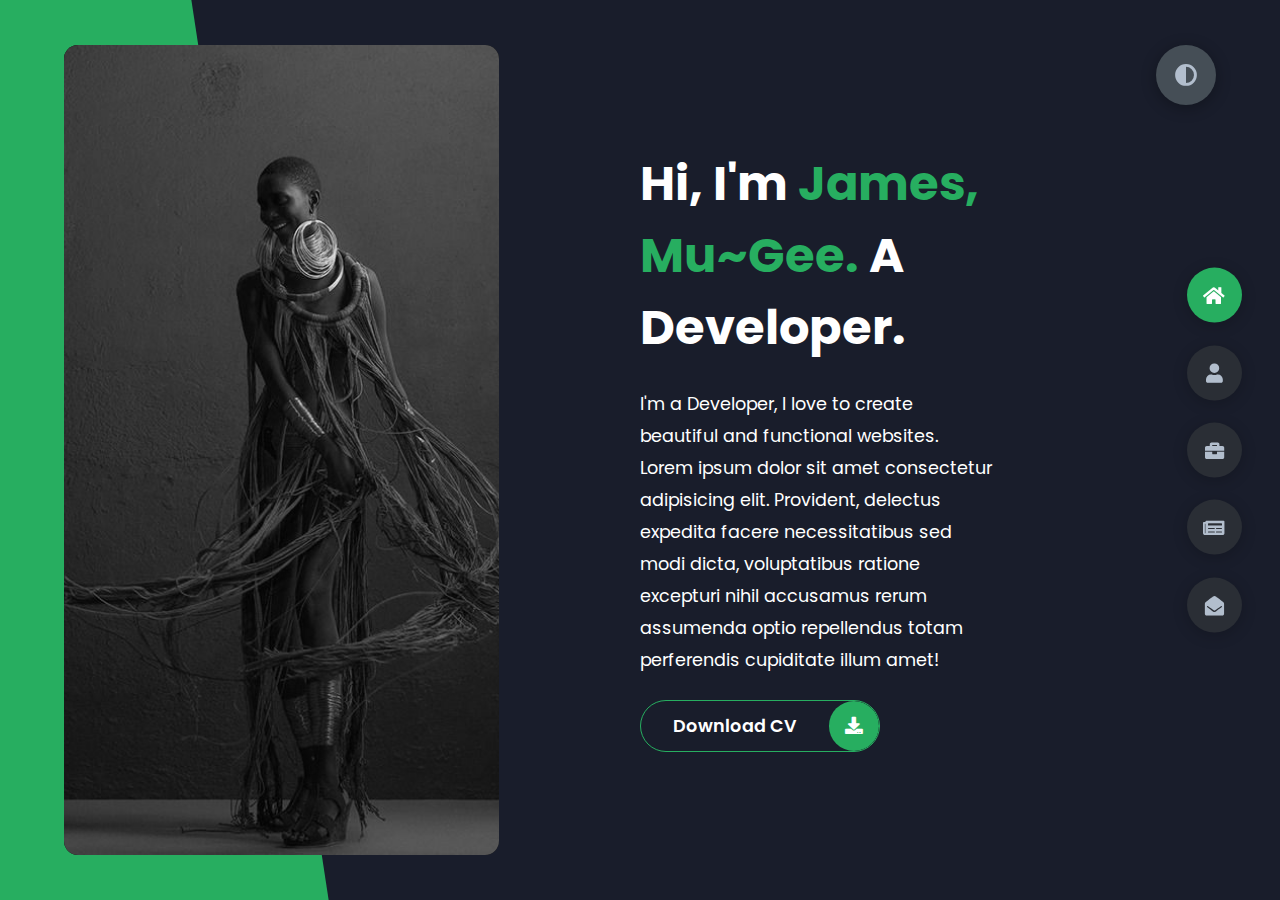
<file: index.html>
<!DOCTYPE html>
<html lang="en">
<head>
    <meta charset="UTF-8">
    <meta http-equiv="X-UA-Compatible" content="IE=edge">
    <meta name="viewport" content="width=device-width, initial-scale=1.0">
    <title>Portfolio</title>
    <link rel="stylesheet" href="styles/styles.css">
    <link rel="preconnect" href="https://fonts.googleapis.com">
<link rel="preconnect" href="https://fonts.gstatic.com" crossorigin>
<link rel="stylesheet" href="https://cdnjs.cloudflare.com/ajax/libs/font-awesome/5.15.4/css/all.min.css" integrity="sha512-1ycn6IcaQQ40/MKBW2W4Rhis/DbILU74C1vSrLJxCq57o941Ym01SwNsOMqvEBFlcgUa6xLiPY/NS5R+E6ztJQ==" crossorigin="anonymous" referrerpolicy="no-referrer" />
<link href="https://fonts.googleapis.com/css2?family=Poppins&display=swap" rel="stylesheet">
 </head>
<body class="main-content">
    <header class="section sec1 header active" id="home">
        <div .header class="header-content">
            <div class="left-header">
                <div class="h-shape"></div>
                <div class="image">
                    <img src="img/VINTAGEVIRGIN.jpeg" alt="">              
                </div>
            </div>
            <div class="right-header">
                <h1 class="name">
                    Hi, I'm <span class="name">James, Mu~Gee.</span>
                    A Developer.
                </h1>
                <p>
                     I'm a Developer, I love to create beautiful and functional websites.
                     Lorem ipsum dolor sit amet consectetur adipisicing elit.
                     Provident, delectus expedita facere necessitatibus sed modi dicta,
                     voluptatibus ratione excepturi nihil accusamus rerum assumenda optio 
                     repellendus totam perferendis cupiditate illum amet!
                </p>
               <div class="btn-con">
                <a href="#" class="main-btn">
                    <span class="btn-text">Download CV</span>
                    <span class="btn-icon"><i class="fas fa-download"></i></span>
                </a>
               </div>
            </div>
        </div>
    </header>
    <main>
        <section class="section sec2 about" id="about">
            <div class="main-title">
                <h2>ABOUT<span>ME</span><span class="bg-text"> </span></h2>
            </div>
            <div class="about-container">
                <div class="left-about">
                    <h4>Information About Me</h4>
                    <p>
                        Lorem ipsum dolor sit amet consectetur adipisicing elit.
                        Excepturi tenetur, nemo fuga, ratione quibusdam explicabo
                        libero provident rerum blanditiis tempore totam pariatur
                        adipisci reprehenderit dolor magni veniam aliquam ullam modi!
                    </p>
                    <div class="btn-con">
                        <a href="#" class="main-btn">
                            <span class="btn-text">Download CV</span>
                            <span class="btn-icon"><i class="fas fa-download"></i></span>
                        </a>
                       </div>
                </div>
                <div class="right-about">
                    <div class="about-item">
                        <div class="abt-text">
                            <p class="large-text">560+</p>
                            <p class="small-text">Projects<br/>Completed</p>
                        </div>
                    </div>
                    <div class="about-item">
                        <div class="abt-text">
                            <p class="large-text">5+</p>
                            <p class="small-text">Years<br/>Experience</p>
                        </div>
                    </div>
                    <div class="about-item">
                        <div class="abt-text">
                            <p class="large-text">60+</p>
                            <p class="small-text">satisfied<br/>Clients</p>
                        </div>
                    </div>
                    <div class="about-item">
                        <div class="abt-text">
                            <p class="large-text">500+</p>
                            <p class="small-text">Customer<br/>Reviews</p>
                        </div>
                    </div>
                </div>
            </div>
            <div class="about-stats">
                <h4 class="stat-title">My Skills</h4>
                <div class="progress-bars">
                    <div class="progress-bar">
                        <p class="prog-title">html5</p>
                        <div class="progress-con">
                            <p class="prog text">60%</p>
                            <div class="progress">
                                <span class="html"></span>
                            </div>
                        </div>
                    </div>
                    <div class="progress-bar">
                        <p class="prog-title">css</p>
                        <div class="progress-con">
                            <p class="prog text">20%</p>
                            <div class="progress">
                                <span class="css"></span>
                            </div>
                        </div>
                    </div>
                    <div class="progress-bar">
                        <p class="prog-title">python</p>
                        <div class="progress-con">
                            <p class="prog text">10%</p>
                            <div class="progress">
                                <span class="python"></span>
                            </div>
                        </div>
                    </div>
                    <div class="progress-bar">
                        <p class="prog-title">c</p>
                        <div class="progress-con">
                            <p class="prog text">55%</p>
                            <div class="progress">
                                <span class="c"></span>
                            </div>
                        </div>
                    </div>
                    <div class="progress-bar">
                        <p class="prog-title">c++</p>
                        <div class="progress-con">
                            <p class="prog text">45%</p>
                            <div class="progress">
                                <span class="cpp"></span>
                            </div>
                        </div>
                    </div>
                    <div class="progress-bar">
                        <p class="prog-title">java</p>
                        <div class="progress-con">
                            <p class="prog text">35%</p>
                            <div class="progress">
                                <span class="java"></span>
                            </div>
                        </div>
                    </div>
                </div>
            </div>
            <h4 class="stat-title">My Timeline</h4>
            <div class="timeline">
                <div class="timeline-item">
                    <div class="tl-icon">
                         <i class="fas fa-briefcase"></i>
                    </div>
                    <p class="tl-duration">2019 - present</p>
                    <h5>Web Developer<span> - Vicrosoft</span></h5>
                    <p> 
                        Lorem ipsum dolor sit amet, consectetur adipisicing elit.
                        Delectus nulla, consequatur deleniti perspiciatis doloremque
                        inventore debitis ratione ipsa tenetur autem exercitationem
                        sequi magnam est fugit, ea vitae quidem ex possimus.
                    </p>
                </div>
                <div class="timeline-item">
                    <div class="tl-icon">
                         <i class="fas fa-briefcase"></i>
                    </div>
                    <p class="tl-duration">2017 - 2018</p>
                    <h5>C++ Developer<span> - CTech</span></h5>
                    <p> 
                        Lorem ipsum dolor sit amet, consectetur adipisicing elit.
                        Delectus nulla, consequatur deleniti perspiciatis doloremque
                        inventore debitis ratione ipsa tenetur autem exercitationem
                        sequi magnam est fugit, ea vitae quidem ex possimus.
                    </p>
                </div>
                <div class="timeline-item">
                    <div class="tl-icon">
                         <i class="fas fa-briefcase"></i>
                    </div>
                    <p class="tl-duration">2013 - 2016</p>
                    <h5>C Developer<span> - MGTech</span></h5>
                    <p> 
                        Lorem ipsum dolor sit amet, consectetur adipisicing elit.
                        Delectus nulla, consequatur deleniti perspiciatis doloremque
                        inventore debitis ratione ipsa tenetur autem exercitationem
                        sequi magnam est fugit, ea vitae quidem ex possimus.
                    </p>
                </div>
                <div class="timeline-item">
                    <div class="tl-icon">
                         <i class="fas fa-briefcase"></i>
                    </div>
                    <p class="tl-duration">2010 - 2013</p>
                    <h5>CPA<span> - Rifkins College</span></h5>
                    <p> 
                        Lorem ipsum dolor sit amet, consectetur adipisicing elit.
                        Delectus nulla, consequatur deleniti perspiciatis doloremque
                        inventore debitis ratione ipsa tenetur autem exercitationem
                        sequi magnam est fugit, ea vitae quidem ex possimus.
                    </p>
                </div>
                <div class="timeline-item">
                    <div class="tl-icon">
                         <i class="fas fa-briefcase"></i>
                    </div>
                    <p class="tl-duration">2007 - 2009</p>
                    <h5>CS Degree<span> - Machakos University</span></h5>
                    <p> 
                        Lorem ipsum dolor sit amet, consectetur adipisicing elit.
                        Delectus nulla, consequatur deleniti perspiciatis doloremque
                        inventore debitis ratione ipsa tenetur autem exercitationem
                        sequi magnam est fugit, ea vitae quidem ex possimus.
                    </p>
                </div>
                <div class="timeline-item">
                    <div class="tl-icon">
                         <i class="fas fa-briefcase"></i>
                    </div>
                    <p class="tl-duration">2005 - 2007</p>
                    <h5>Animation<span> - Pixie</span></h5>
                    <p> 
                        Lorem ipsum dolor sit amet, consectetur adipisicing elit.
                        Delectus nulla, consequatur deleniti perspiciatis doloremque
                        inventore debitis ratione ipsa tenetur autem exercitationem
                        sequi magnam est fugit, ea vitae quidem ex possimus.
                    </p>
                </div>
            </div>
            
        </section>
        <section class="section sec3 " id="portfolio">
            <div class="main-title">
                <h2>My<span>Portfolio</span><span class="bg-text"> </span></h2>
            </div>
            <p class="port-text">
                Here is some of my work that I've done in various programming languages.
            </p>
            <div class="portfolios">
                <div class="portfolio-item">
                    <div class="image">
                        <img src="img/VINTAGEVIRGIN6.jpeg" alt="">
                    </div>
                    <div class="hover-items">
                        <h3>This Portfolio Website</h3>
                        <div class="icons">
                            <a href="https://github.com/jamesjim908/jamesjim908.github.io" class="icon" target="_blank">
                                <i class="fab fa-github"></i>
                            </a>
                            <a href="#" class="icon">
                                <i class="fab fa-codepen"></i>
                            </a>
                            <a href="#" class="icon">
                                <i class="fab fa-gitlab"></i>
                            </a>
                        </div>
                    </div>
                </div>
                <div class="portfolio-item">
                    <div class="image">
                        <img src="img/VINTAGEVIRGIN3.jpeg" alt="">
                    </div>
                    <div class="hover-items">
                        <h3>Project Source</h3>
                        <div class="icons">
                            <a href="#" class="icon">
                                <i class="fab fa-github"></i>
                            </a>
                            <a href="#" class="icon">
                                <i class="fab fa-codepen"></i>
                            </a>
                            <a href="#" class="icon">
                                <i class="fab fa-gitlab"></i>
                            </a>
                        </div>
                    </div>
                </div>
                <div class="portfolio-item">
                    <div class="image">
                        <img src="img/VINTAGEVIRGIN5.png" alt="">
                    </div>
                    <div class="hover-items">
                        <h3>Project Source</h3>
                        <div class="icons">
                            <a href="#" class="icon">
                                <i class="fab fa-github"></i>
                            </a>
                            <a href="#" class="icon">
                                <i class="fab fa-codepen"></i>
                            </a>
                            <a href="#" class="icon">
                                <i class="fab fa-gitlab"></i>
                            </a>
                        </div>
                    </div>
                </div>
                <div class="portfolio-item">
                    <div class="image">
                        <img src="img/VINTAGEVIRGIN2.jpeg" alt="">
                    </div>
                    <div class="hover-items">
                        <h3>Project Source</h3>
                        <div class="icons">
                            <a href="#" class="icon">
                                <i class="fab fa-github"></i>
                            </a>
                            <a href="#" class="icon">
                                <i class="fab fa-codepen"></i>
                            </a>
                            <a href="#" class="icon">
                                <i class="fab fa-gitlab"></i>
                            </a>
                        </div>
                    </div>
                </div>
                <div class="portfolio-item">
                    <div class="image">
                        <img src="img/VINTAGEVIRGIN7.jpeg" alt="">
                    </div>
                    <div class="hover-items">
                        <h3>Project Source</h3>
                        <div class="icons">
                            <a href="#" class="icon">
                                <i class="fab fa-github"></i>
                            </a>
                            <a href="#" class="icon">
                                <i class="fab fa-codepen"></i>
                            </a>
                            <a href="#" class="icon">
                                <i class="fab fa-gitlab"></i>
                            </a>
                        </div>
                    </div>
                </div>
                <div class="portfolio-item">
                    <div class="image">
                        <img src="img/VINTAGEVIRGIN4.jpeg" alt="">
                    </div>
                    <div class="hover-items">
                        <h3>Project Source</h3>
                        <div class="icons">
                            <a href="#" class="icon">
                                <i class="fab fa-github"></i>
                            </a>
                            <a href="#" class="icon">
                                <i class="fab fa-codepen"></i>
                            </a>
                            <a href="#" class="icon">
                                <i class="fab fa-gitlab"></i>
                            </a>
                        </div>
                    </div>
                </div>
            </div>
        </section>
        <section class="section sec4 " id="blogs">
            <div class="blogs-content">
                <div class="main-title">
                    <h2>My<span>Blogs</span><span class="bg-text"> </span></h2>
                </div>
                <div class="blogs">
                    <div class="blog">
                        <img src="img/doodle16.jpeg" alt="">
                        <div class="blog-text">
                            <h4>
                                Why You Should Have Your Own Website
                            </h4>
                            <p>
                                Lorem ipsum dolor, sit amet consectetur adipisicing elit.
                                Distinctio error harum enim soluta consequatur reprehenderit,
                                expedita nemo quod dicta. A inventore ipsum corporis! Tenetur,
                                voluptatem excepturi recusandae tempora voluptate architecto!
                            </p>
                        </div>
                    </div>
                    <div class="blog">
                        <img src="img/doodle14.jpeg" alt="">
                        <div class="blog-text">
                            <h4>
                                Dive Into The World Of Machine Learning
                            </h4>
                            <p>
                                Lorem ipsum dolor, sit amet consectetur adipisicing elit.
                                Distinctio error harum enim soluta consequatur reprehenderit,
                                expedita nemo quod dicta. A inventore ipsum corporis! Tenetur,
                                voluptatem excepturi recusandae tempora voluptate architecto!
                            </p>
                        </div>
                    </div>
                    <div class="blog">
                        <img src="img/doodle13.jpeg" alt="">
                        <div class="blog-text">
                            <h4>
                                WEB3.0 What Do You Know About It ?
                            </h4>
                            <p>
                                Lorem ipsum dolor, sit amet consectetur adipisicing elit.
                                Distinctio error harum enim soluta consequatur reprehenderit,
                                expedita nemo quod dicta. A inventore ipsum corporis! Tenetur,
                                voluptatem excepturi recusandae tempora voluptate architecto!
                            </p>
                        </div>
                    </div>
                    <div class="blog">
                        <img src="img/doodle11.jpeg" alt="">
                        <div class="blog-text">
                            <h4>
                                Your Path To Being A Better Developer
                            </h4>
                            <p>
                                Lorem ipsum dolor, sit amet consectetur adipisicing elit.
                                Distinctio error harum enim soluta consequatur reprehenderit,
                                expedita nemo quod dicta. A inventore ipsum corporis! Tenetur,
                                voluptatem excepturi recusandae tempora voluptate architecto!
                            </p>
                        </div>
                    </div>
                    <div class="blog">
                        <img src="img/doodle7.jpeg" alt="">
                        <div class="blog-text">
                            <h4>
                                C, The Language of the gods ?
                            </h4>
                            <p>
                                Lorem ipsum dolor, sit amet consectetur adipisicing elit.
                                Distinctio error harum enim soluta consequatur reprehenderit,
                                expedita nemo quod dicta. A inventore ipsum corporis! Tenetur,
                                voluptatem excepturi recusandae tempora voluptate architecto!
                            </p>
                        </div>
                    </div>
                    <div class="blog">
                        <img src="img/doodle12.jpeg" alt="">
                        <div class="blog-text">
                            <h4>
                                Time To Strech It Out With Python
                            </h4>
                            <p>
                                Lorem ipsum dolor, sit amet consectetur adipisicing elit.
                                Distinctio error harum enim soluta consequatur reprehenderit,
                                expedita nemo quod dicta. A inventore ipsum corporis! Tenetur,
                                voluptatem excepturi recusandae tempora voluptate architecto!
                            </p>
                        </div>
                    </div>
                </div>
            </div>
        </section>
        <section class="section sec5 contact" id="contact">
            <div class="contact-container">
                <div class="main-title">
                    <h2>Contact<span>Me</span><span class="bg-text"> </span></h2>
                </div>
                <div class="contact-content-con">
                    <div class="left-contact">
                       <h4>Contact Me Here:</h4>
                       <p>
                          Lorem ipsum dolor sit amet consectetur adipisicing elit.
                          Est, quas? A cupiditate quasi, est sequi assumenda quisquam
                          inventore recusandae officiis nobis ratione ipsa voluptas atque
                          laboriosam eos at quis error.
                       </p>
                       <div class="contact-info">
                           <div class="contact-item">
                               <div class="icon">
                                    <i class="fas fa-map-marker-alt"></i>
                                    <span>Location</span>
                               </div>
                               <p>
                                   <span>: Machakos, Kenya</span>
                               </p>
                           </div>
                       
                        <div class="contact-item">
                            <div class="icon">
                                 <i class="fas fa-user-graduate"></i>
                                 <span>Edu.</span>
                            </div>
                            <p>
                                <span>: Machakos University</span>
                            </p>
                        </div>
                        <div class="contact-item">
                            <div class="icon">
                                 <i class="fas fa-globe-africa"></i>
                                 <span>Languages</span>
                            </div>
                            <p>
                                <span>: English, Swahili</span>
                            </p>
                        </div>
                        <div class="contact-item">
                            <div class="icon">
                                 <i class="fas fa-user-friends"></i>
                                 <span>Mobile Number</span>
                            </div>
                            <p>
                                <span>: 0770949988</span>
                            </p>
                        </div>
                        <div class="contatc-icons">
                            <div class="contact-icon">
                                <a href="https://twitter.com/Kam_i_kaze" target="_blank">
                                    <i class="fab fa-twitter"></i>
                                </a>
                                <a href="https://github.com/Mu-Gee" target="_blank">
                                    <i class="fab fa-github"></i>
                                </a>
                                <a href="https://www.linkedin.com/in/james-mugambi" target="_blank">
                                    <i class="fab fa-linkedin"></i>
                                </a>
                                <a href="https://codepen.io/jamesjim908" target="_blank">
                                    <i class="fab fa-codepen"></i>
                                </a>
                            </div>
                        </div>
                       </div>
                    </div>
                    <div class="right-contact">
                        <form action="https://formsubmit.co/12e98a154920382eb651b96b83e013de" method="post" class="contact-form">
                            <input type="hidden" name="_next" value="https://mu-gee.github.io/MuGee-Portfolio/pages/thankyou.html" target="_blank">
                            <input type="hidden" name="_autoresponse" value="This is an automated response, the person(s) concerned will get in touch with you soon.">
                            <div class="input-control i-ctrl-2">
                                <input type="text" name="name" required placeholder="YOUR NAME" required>
                                <input type="email" name="email" required placeholder="YOUR EMAIL" required>
                            </div>
                            <div class="input-control">
                                <input type="text" name="_subject" required placeholder="ENTER SUBJECT" required>
                            </div>
                            <div class="input-control">
                                <textarea name="message" id="" cols="15" rows="8" placeholder="MESSAGE HERE..." required></textarea>
                            </div>

                            <div>
                                <button type="submit" class="btn">
                                    <span class="btn-text">SUBMIT</span>
                                    <span class="btn-icon"><i class="fas fa-envelope"></i></span>
                                </button>
                            </div>
                            
                        </form>
                    </div>
                </div>
            </div>

            <footer>
                <div class="copyright">
                    <p>Copyright <span> ©kam_i_kaze</span> </p>
                </div>
            </footer>

        </section> 
    </main>

    <div class="controls">
        <div class="control control-1 active-btn" data-id="home">
            <i class="fas fa-home"></i>
        </div>
        <div class="control control-2 " data-id="about">
            <i class="fas fa-user"></i>
        </div>
        <div class="control control-3 " data-id="portfolio">
            <i class="fas fa-briefcase"></i>
        </div>
        <div class="control control-4 " data-id="blogs">
            <i class="fas fa-newspaper"></i>
        </div>
        <div class="control control-5 " data-id="contact">
            <i class="fas fa-envelope-open"></i>
        </div>
    </div>

    <div class="theme-btn">
        <i class="fas fa-adjust"></i>
    </div>

    <script src="app.js"></script>
  
</body>
</html>
</file>
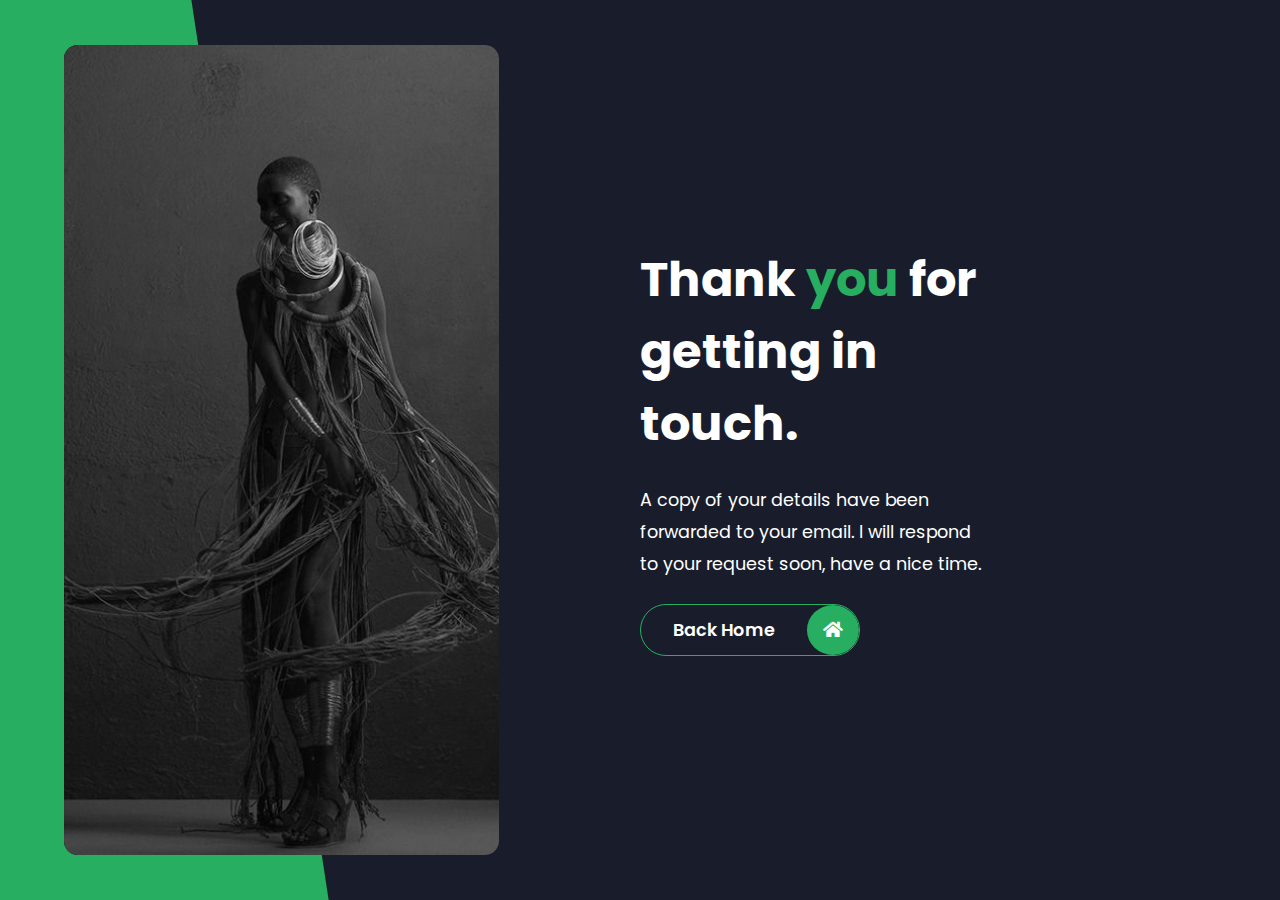
<file: pages/thankyou.html>
<!DOCTYPE html>
<html lang="en">
<head>
    <meta charset="UTF-8">
    <meta http-equiv="X-UA-Compatible" content="IE=edge">
    <meta name="viewport" content="width=device-width, initial-scale=1.0">
    <title>Thank You</title>
    <link rel="stylesheet" href="pagestyle/p_style.css">
    <link rel="preconnect" href="https://fonts.googleapis.com">
    <link rel="preconnect" href="https://fonts.gstatic.com" crossorigin>
    <link rel="stylesheet" href="https://cdnjs.cloudflare.com/ajax/libs/font-awesome/5.15.4/css/all.min.css" integrity="sha512-1ycn6IcaQQ40/MKBW2W4Rhis/DbILU74C1vSrLJxCq57o941Ym01SwNsOMqvEBFlcgUa6xLiPY/NS5R+E6ztJQ==" crossorigin="anonymous" referrerpolicy="no-referrer" />
    <link href="https://fonts.googleapis.com/css2?family=Poppins&display=swap" rel="stylesheet">
</head>
<body class="main-content">
    <header>
        <div .header class="header-content">
            <div class="left-header">
                <div class="h-shape"></div>
                <div class="image">
                    <img src="pimage/VINTAGEVIRGIN.jpeg" alt="">              
                </div>
            </div>
            <div class="right-header">
                <h1 class="name">
                    Thank <span class="name">you</span>
                    for getting in touch.
                </h1>
                <p>
                    A copy of your details have been forwarded to your email.
                    I will respond to your request soon, have a nice time.
                </p>
                <div class="btn-con">
                    <a href="https://mu-gee.github.io/MuGee-Portfolio/" class="main-btn" target="_self">
                        <span class="btn-text">Back Home</span>
                        <span class="btn-icon"><i class="fas fa-home"></i></span>
                    </a>
                   </div>
            </div>
        </div>
    </header>
</body>
</html>
</file>
<file: styles/styles.css>
* {
  margin: 0;
  padding: 0;
  -webkit-box-sizing: border-box;
  box-sizing: border-box;
  list-style: none;
}

:root {
  --color-primary: #191d2b;
  --color-secondary: #27ae60;
  --color-white: #ffffff;
  --color-black: #000;
  --color-grey0: #f8f8f8;
  --color-grey-1: #dbe1e8;
  --color-grey-2: #b2becd;
  --color-grey-3: #6c7983;
  --color-grey-4: #454e56;
  --color-grey-5: #2a2e35;
  --color-grey-6: #12181b;
  --br-sm-2: 14px;
  --box-shadow-1: 0 3px 15px rgba(0, 0, 0, 0.2);
}

.light-mode {
  --color-primary: #ffffff;
  --color-secondary: #f56692;
  --color-white: #454e56;
  --color-black: #000;
  --color-grey0: #f8f8f8;
  --color-grey-1: #6c7983;
  --color-grey-2: #6c7983;
  --color-grey-3: #6c7983;
  --color-grey-4: #454e56;
  --color-grey-5: #f8f8f8;
  --color-grey-6: #12181b;
}

body {
  background-color: var(--color-primary);
  font-family: "Poppins", sans-serif;
  font-size: 1.1rem;
  color: var(--color-white);
  -webkit-transition: all 0.4s ease-in-out;
  transition: all 0.4s ease-in-out;
}

a {
  display: inline-block;
  text-decoration: none;
  color: inherit;
  font-family: inherit;
}

header {
  min-height: 100vh;
  font-family: "Poppins", sans-serif;
  color: var(--color-white);
  overflow: hidden;
}

section {
  min-height: 100vh;
  width: 100%;
  position: absolute;
  left: 0;
  top: 0;
  padding: 3rem 18rem;
}

.section {
  -webkit-transform: translateY(-100%) scale(0);
  transform: translateY(-100%) scale(0);
  -webkit-transition: all 0.4s ease-in-out;
  transition: all 0.4s ease-in-out;
  background-color: var(--color-primary);
}

.sec1 {
  display: none;
  -webkit-transform: translateY(0) scale(1);
  transform: translateY(0) scale(1);
}

.sec2 {
  display: none;
  -webkit-transform: translateY(0) scale(1);
  transform: translateY(0) scale(1);
}

.sec3 {
  display: none;
  -webkit-transform: translateY(0) scale(1);
  transform: translateY(0) scale(1);
}

.sec4 {
  display: none;
  -webkit-transform: translateY(0) scale(1);
  transform: translateY(0) scale(1);
}

.sec5 {
  display: none;
  -webkit-transform: translateY(0) scale(1);
  transform: translateY(0) scale(1);
}

.active {
  display: block;
  -webkit-animation: scaleAnim 1s ease-in-out;
  animation: scaleAnim 1s ease-in-out;
}

@-webkit-keyframes scaleAnim {
  0% {
    -webkit-transform: translateY(-100%) scaleY(0);
    transform: translateY(-100%) scaleY(0);
  }
  100% {
    -webkit-transform: translateY(0) scaleY(1);
    transform: translateY(0) scaleY(1);
  }
}

@keyframes scaleAnim {
  0% {
    -webkit-transform: translateY(-100%) scaleY(0);
    transform: translateY(-100%) scaleY(0);
  }
  100% {
    -webkit-transform: translateY(0) scaleY(1);
    transform: translateY(0) scaleY(1);
  }
}

.controls {
  position: fixed;
  z-index: 10;
  top: 50%;
  right: 3%;
  display: -webkit-box;
  display: -ms-flexbox;
  display: flex;
  -webkit-box-orient: vertical;
  -webkit-box-direction: normal;
  -ms-flex-direction: column;
  flex-direction: column;
  -webkit-box-align: center;
  -ms-flex-align: center;
  align-items: center;
  -webkit-box-pack: center;
  -ms-flex-pack: center;
  justify-content: center;
  -webkit-transform: translateY(-50%);
  transform: translateY(-50%);
}

.controls .active-btn {
  background-color: var(--color-secondary) !important;
  -webkit-transition: all 0.4s ease-in-out;
  transition: all 0.4s ease-in-out;
}

.controls .active-btn i {
  color: var(--color-white) !important;
}

.controls .control {
  padding: 1rem;
  cursor: pointer;
  background-color: var(--color-grey-5);
  width: 55px;
  height: 55px;
  border-radius: 50%;
  display: -webkit-box;
  display: -ms-flexbox;
  display: flex;
  -webkit-box-pack: center;
  -ms-flex-pack: center;
  justify-content: center;
  -webkit-box-align: center;
  -ms-flex-align: center;
  align-items: center;
  margin: 0.7rem 0;
  -webkit-box-shadow: var(--box-shadow-1);
  box-shadow: var(--box-shadow-1);
}

.controls .control i {
  font-size: 1.2rem;
  color: var(--color-grey-2);
  pointer-events: none;
}

.theme-btn {
  top: 5%;
  right: 5%;
  width: 60px;
  height: 60px;
  border-radius: 50%;
  background-color: var(--color-grey-4);
  cursor: pointer;
  position: fixed;
  display: -webkit-box;
  display: -ms-flexbox;
  display: flex;
  -webkit-box-pack: center;
  -ms-flex-pack: center;
  justify-content: center;
  -webkit-box-align: center;
  -ms-flex-align: center;
  align-items: center;
  -webkit-box-shadow: 0 3px 15px rgba(0, 0, 0, 0.3);
  box-shadow: 0 3px 15px rgba(0, 0, 0, 0.3);
  -webkit-transition: all 0.1s ease-in-out;
  transition: all 0.1s ease-in-out;
}

.theme-btn:active {
  -webkit-transform: translateY(-5px);
  transform: translateY(-5px);
}

.theme-btn i {
  font-size: 1.4rem;
  color: var(--color-grey-2);
  pointer-events: none;
}

/*Header-content*/
.header-content {
  display: -ms-grid;
  display: grid;
  -ms-grid-columns: (1fr) [2];
  grid-template-columns: repeat(2, 1fr);
  min-height: 100vh;
}

.header-content .left-header {
  display: -webkit-box;
  display: -ms-flexbox;
  display: flex;
  -webkit-box-align: center;
  -ms-flex-align: center;
  align-items: center;
  position: relative;
}

.header-content .left-header .h-shape {
  -webkit-transition: all 0.4s ease-in-out;
  transition: all 0.4s ease-in-out;
  width: 65%;
  height: 100%;
  background-color: var(--color-secondary);
  position: absolute;
  left: 0;
  right: 0;
  top: 0;
  z-index: -1;
  -webkit-clip-path: polygon(0 0, 46% 0, 79% 100%, 0% 100%);
  clip-path: polygon(0 0, 46% 0, 79% 100%, 0% 100%);
}

.header-content .left-header .image {
  border-radius: var(--br-sm-2);
  height: 90%;
  width: 68%;
  margin-left: 4rem;
  background-color: var(--color-black);
  -webkit-transition: all 0.4s ease-in-out;
  transition: all 0.4s ease-in-out;
}

.header-content .left-header .image img {
  border-radius: var(--br-sm-2);
  width: 100%;
  height: 100%;
  -o-object-fit: cover;
  object-fit: cover;
  -webkit-transition: all 0.4s ease-in-out;
  transition: all 0.4s ease-in-out;
  -webkit-filter: grayscale(100%);
  filter: grayscale(100%);
}

.header-content .left-header .image img:hover {
  -webkit-filter: grayscale(0%);
  filter: grayscale(0%);
}

.header-content .right-header {
  display: -webkit-box;
  display: -ms-flexbox;
  display: flex;
  -webkit-box-orient: vertical;
  -webkit-box-direction: normal;
  -ms-flex-direction: column;
  flex-direction: column;
  -webkit-box-pack: center;
  -ms-flex-pack: center;
  justify-content: center;
  padding-right: 18rem;
}

.header-content .right-header .name {
  font-size: 3rem;
}

.header-content .right-header .name span {
  color: var(--color-secondary);
}

.header-content .right-header p {
  margin: 1.5rem 0;
  line-height: 2rem;
}

/*About*/
.about-container {
  display: -ms-grid;
  display: grid;
  -ms-grid-columns: (1fr) [2];
  grid-template-columns: repeat(2, 1fr);
  padding-top: 3.5rem;
  padding-bottom: 5rem;
}

.about-container .right-about {
  display: -ms-grid;
  display: grid;
  -ms-grid-columns: (1fr) [2];
  grid-template-columns: repeat(2, 1fr);
  grid-gap: 2rem;
}

.about-container .right-about .about-item {
  border: 1px solid var(--color-grey-5);
  border-radius: 5px;
  -webkit-transition: all 0.4s ease-in-out;
  transition: all 0.4s ease-in-out;
  -webkit-box-shadow: 1px 2px 15px rgba(0, 0, 0, 0.1);
  box-shadow: 1px 2px 15px rgba(0, 0, 0, 0.1);
}

.about-container .right-about .about-item:hover {
  cursor: default;
  -webkit-transform: translateY(-5px);
  transform: translateY(-5px);
  border: 1px solid var(--color-secondary);
  -webkit-box-shadow: 1px 4px 15px rgba(0, 0, 0, 0.32);
  box-shadow: 1px 4px 15px rgba(0, 0, 0, 0.32);
}

.about-container .right-about .about-item .abt-text {
  padding: 1.5rem;
  display: -webkit-box;
  display: -ms-flexbox;
  display: flex;
  -webkit-box-orient: vertical;
  -webkit-box-direction: normal;
  -ms-flex-direction: column;
  flex-direction: column;
}

.about-container .right-about .about-item .abt-text .large-text {
  font-size: 3rem;
  font-weight: 700;
  color: var(--color-secondary);
}

.about-container .right-about .about-item .abt-text .small-text {
  padding-left: 3rem;
  position: relative;
  text-transform: uppercase;
  font-size: 1.2rem;
  color: var(--color-grey-1);
  letter-spacing: 2px;
}

.about-container .right-about .about-item .abt-text .small-text::before {
  content: "";
  position: absolute;
  left: 0;
  top: 15px;
  width: 2rem;
  height: 2px;
  background-color: var(--color-grey-5);
}

.about-container .left-about {
  padding-right: 5rem;
}

.about-container .left-about p {
  line-height: 2rem;
  padding: 1rem;
  color: var(--color-grey-1);
}

.about-container .left-about h4 {
  font-size: 2rem;
  text-transform: uppercase;
}

.about-stats {
  padding-bottom: 4rem;
}

.about-stats .progress-bars {
  display: -ms-grid;
  display: grid;
  -ms-grid-columns: (1fr) [2];
  grid-template-columns: repeat(2, 1fr);
  grid-gap: 2rem;
}

.about-stats .progress-bars .progress-bar {
  display: -webkit-box;
  display: -ms-flexbox;
  display: flex;
  -webkit-box-orient: vertical;
  -webkit-box-direction: normal;
  -ms-flex-direction: column;
  flex-direction: column;
}

.about-stats .progress-bars .progress-bar .prog-title {
  text-transform: uppercase;
  font-weight: 500;
}

.about-stats .progress-bars .progress-bar .progress-con {
  display: -webkit-box;
  display: -ms-flexbox;
  display: flex;
  -webkit-box-align: center;
  -ms-flex-align: center;
  align-items: center;
}

.about-stats .progress-bars .progress-bar .progress-con .prog-text {
  color: var(--color-grey-2);
}

.about-stats .progress-bars .progress-bar .progress-con .progress {
  width: 100%;
  height: 0.45rem;
  background-color: var(--color-grey-4);
  margin-left: 1rem;
  position: relative;
}

.about-stats .progress-bars .progress-bar .progress-con .progress span {
  position: absolute;
  top: 0;
  left: 0;
  height: 100%;
  background-color: var(--color-secondary);
  -webkit-transition: all 0.4s ease-in-out;
  transition: all 0.4s ease-in-out;
  width: 90%;
}

.about-stats .progress-bars .progress-bar .progress-con .progress .html {
  width: 60%;
}

.about-stats .progress-bars .progress-bar .progress-con .progress .css {
  width: 20%;
}

.about-stats .progress-bars .progress-bar .progress-con .progress .python {
  width: 10%;
}

.about-stats .progress-bars .progress-bar .progress-con .progress .c {
  width: 55%;
}

.about-stats .progress-bars .progress-bar .progress-con .progress .cpp {
  width: 45%;
}

.about-stats .progress-bars .progress-bar .progress-con .progress .java {
  width: 35%;
}

.stat-title {
  text-transform: uppercase;
  font-size: 1.4rem;
  text-align: center;
  padding: 3.5rem 0;
  position: relative;
}

.stat-title::before {
  content: "";
  position: absolute;
  left: 50%;
  top: 0;
  width: 40%;
  height: 1px;
  background-color: var(--color-grey-5);
  -webkit-transform: translateX(-50%);
  transform: translateX(-50%);
}

/*Timeline*/
.timeline {
  display: -ms-grid;
  display: grid;
  -ms-grid-columns: (1fr) [2];
  grid-template-columns: repeat(2, 1fr);
  grid-gap: 2rem;
  padding-bottom: 3rem;
}

.timeline .timeline-item {
  position: relative;
  padding-left: 3rem;
  border-left: 1px solid var(--color-grey-5);
}

.timeline .timeline-item .tl-icon {
  position: absolute;
  left: -27px;
  top: 0;
  background-color: var(--color-secondary);
  width: 50px;
  height: 50px;
  border-radius: 50%;
  display: -webkit-box;
  display: -ms-flexbox;
  display: flex;
  -webkit-box-align: center;
  -ms-flex-align: center;
  align-items: center;
  -webkit-box-pack: center;
  -ms-flex-pack: center;
  justify-content: center;
}

.timeline .timeline-item .tl-icon i {
  font-size: 1.3rem;
}

.timeline .timeline-item .tl-duration {
  padding: 0.2rem 0.6rem;
  background-color: var(--color-grey-5);
  border-radius: 15px;
  display: inline-block;
  font-size: 0.8rem;
  text-transform: uppercase;
  font-weight: 500;
}

.timeline .timeline-item h5 {
  padding: 1rem 0;
  text-transform: uppercase;
  font-size: 1.3rem;
  font-weight: 600;
}

.timeline .timeline-item h5 span {
  color: var(--color-grey-2);
  font-weight: 500;
  font-size: 1.2rem;
}

.timeline .timeline-item p {
  color: var(--color-grey-2);
}

.port-text {
  padding: 2rem 0;
  text-align: center;
}

.portfolios {
  display: -ms-grid;
  display: grid;
  -ms-grid-columns: (1fr) [3];
  grid-template-columns: repeat(3, 1fr);
  grid-gap: 2rem;
  margin-top: 3rem;
}

.portfolios .portfolio-item {
  position: relative;
  border-radius: 15px;
}

.portfolios .portfolio-item img {
  width: 100%;
  height: 300px;
  -o-object-fit: cover;
  object-fit: cover;
  border-radius: 15px;
}

.portfolios .portfolio-item .hover-items {
  width: 100%;
  height: 100%;
  background-color: var(--color-secondary);
  position: absolute;
  left: 0;
  top: 0;
  border-radius: 15px;
  display: -webkit-box;
  display: -ms-flexbox;
  display: flex;
  -webkit-box-pack: center;
  -ms-flex-pack: center;
  justify-content: center;
  -webkit-box-align: center;
  -ms-flex-align: center;
  align-items: center;
  -webkit-box-orient: vertical;
  -webkit-box-direction: normal;
  -ms-flex-direction: column;
  flex-direction: column;
  opacity: 0;
  scale: 0;
  -webkit-transform: scale(0);
  transform: scale(0);
  -webkit-transition: all 0.4s ease-in-out;
  transition: all 0.4s ease-in-out;
}

.portfolios .portfolio-item .hover-items h3 {
  font-size: 1.5rem;
  color: var(--color-white);
  margin-bottom: 1.5rem;
}

.portfolios .portfolio-item .hover-items .icons {
  display: -webkit-box;
  display: -ms-flexbox;
  display: flex;
  -webkit-box-pack: center;
  -ms-flex-pack: center;
  justify-content: center;
  -webkit-box-align: center;
  -ms-flex-align: center;
  align-items: center;
}

.portfolios .portfolio-item .hover-items .icons .icon {
  background-color: var(--color-primary);
  border-radius: 50%;
  height: 50px;
  width: 50px;
  display: -webkit-box;
  display: -ms-flexbox;
  display: flex;
  -webkit-box-align: center;
  -ms-flex-align: center;
  align-items: center;
  -webkit-box-pack: center;
  -ms-flex-pack: center;
  justify-content: center;
  margin: 0 1rem;
  cursor: pointer;
  -webkit-transition: all 0.4s ease-in-out;
  transition: all 0.4s ease-in-out;
}

.portfolios .portfolio-item .hover-items .icons .icon i {
  font-size: 1.5rem;
  color: var(--color-white);
  margin: 0 1rem;
}

.portfolios .portfolio-item .hover-items .icons .icon:hover {
  background-color: var(--color-white);
}

.portfolios .portfolio-item .hover-items .icons .icon:hover i {
  color: var(--color-primary);
}

.portfolio-item:hover .hover-items {
  opacity: 1;
  -webkit-transform: scale(1);
  transform: scale(1);
}

.blogs {
  display: -ms-grid;
  display: grid;
  -ms-grid-columns: (1fr) [3];
  grid-template-columns: repeat(3, 1fr);
  grid-gap: 2rem;
  margin-top: 3rem;
}

.blogs .blog {
  position: relative;
  background-color: var(--color-grey-5);
  border-radius: 5px;
  -webkit-box-shadow: 1px 1px 20px rgba(0, 0, 0, 0.1);
  box-shadow: 1px 1px 20px rgba(0, 0, 0, 0.1);
  -webkit-transition: all 0.4s ease-in-out;
  transition: all 0.4s ease-in-out;
}

.blogs .blog:hover {
  -webkit-box-shadow: 1px 1px 20px rgba(0, 0, 0, 0.3);
  box-shadow: 1px 1px 20px rgba(0, 0, 0, 0.3);
  -webkit-transform: translateY(-5px);
  transform: translateY(-5px);
  -webkit-transition: all 0.4s ease-in-out;
  transition: all 0.4s ease-in-out;
}

.blogs .blog:hover img {
  -webkit-filter: grayscale(0);
  filter: grayscale(0);
  -webkit-transform: scale(1.1);
  transform: scale(1.1);
  -webkit-box-shadow: 1px 4px 15px rgba(0, 0, 0, 0.8);
  box-shadow: 1px 4px 15px rgba(0, 0, 0, 0.8);
  border-bottom-left-radius: 5px;
  border-bottom-right-radius: 5px;
}

.blogs .blog img {
  width: 100%;
  height: 300px;
  -o-object-fit: cover;
  object-fit: cover;
  border-top-left-radius: 5px;
  border-top-right-radius: 5px;
  -webkit-filter: grayscale(100%);
  filter: grayscale(100%);
  -webkit-transition: all 0.4s ease-in-out;
  transition: all 0.4s ease-in-out;
}

.blogs .blog .blog-text {
  margin-top: -7px;
  padding: 1.1rem;
  border-top: 8px solid var(--color-secondary);
}

.blogs .blog .blog-text h4 {
  font-size: 1.5rem;
  margin-bottom: 0.7rem;
  -webkit-transition: all 0.4s ease-in-out;
  transition: all 0.4s ease-in-out;
  cursor: pointer;
}

.blogs .blog .blog-text h4:hover {
  color: var(--color-secondary);
}

.blogs .blog .blog-text p {
  color: var(--color-grey-2);
  line-height: 2rem;
  padding-bottom: 1rem;
}

.contact-content-con {
  display: -webkit-box;
  display: -ms-flexbox;
  display: flex;
  padding-top: 3.5rem;
}

.contact-content-con .left-contact {
  -webkit-box-flex: 2;
  -ms-flex: 2;
  flex: 2;
}

.contact-content-con .left-contact h4 {
  margin-top: 1rem;
  font-size: 2rem;
  text-transform: uppercase;
}

.contact-content-con .left-contact p {
  margin: 1rem 0;
  line-height: 2rem;
}

.contact-content-con .left-contact .contact-info .contact-item {
  display: -webkit-box;
  display: -ms-flexbox;
  display: flex;
  -webkit-box-align: center;
  -ms-flex-align: center;
  align-items: center;
  -webkit-box-pack: justify;
  -ms-flex-pack: justify;
  justify-content: space-between;
}

.contact-content-con .left-contact .contact-info .contact-item p {
  margin: 0.3rem 0 !important;
  padding: 0 !important;
}

.contact-content-con .left-contact .contact-info .contact-item .icon {
  display: -ms-grid;
  display: grid;
  -ms-grid-columns: 40px 1fr;
  grid-template-columns: 40px 1fr;
}

.contact-content-con .left-contact .contact-info .contact-item .icon i {
  display: -webkit-box;
  display: -ms-flexbox;
  display: flex;
  -webkit-box-align: center;
  -ms-flex-align: center;
  align-items: center;
  font-size: 1.3rem;
}

.contact-content-con .left-contact .contact-icon {
  display: -webkit-box;
  display: -ms-flexbox;
  display: flex;
  margin-top: 2rem;
}

.contact-content-con .left-contact .contact-icon a {
  display: -webkit-box;
  display: -ms-flexbox;
  display: flex;
  -webkit-box-align: center;
  -ms-flex-align: center;
  align-items: center;
  color: var(--color-white);
  background-color: var(--color-grey-5);
  cursor: pointer;
  -webkit-box-pack: center;
  -ms-flex-pack: center;
  justify-content: center;
  width: 50px;
  height: 50px;
  border-radius: 50%;
  margin: 0 0.4rem;
  -webkit-transition: all 0.4s ease-in-out;
  transition: all 0.4s ease-in-out;
}

.contact-content-con .left-contact .contact-icon a:hover {
  background-color: var(--color-secondary);
}

.contact-content-con .left-contact .contact-icon a:hover i {
  color: var(--color-primary);
}

.contact-content-con .left-contact .contact-icon a i {
  display: -webkit-box;
  display: -ms-flexbox;
  display: flex;
  -webkit-box-align: center;
  -ms-flex-align: center;
  align-items: center;
  -webkit-box-pack: center;
  -ms-flex-pack: center;
  justify-content: center;
  font-size: 1.3rem;
}

.contact-content-con .right-contact {
  -webkit-box-flex: 3;
  -ms-flex: 3;
  flex: 3;
  margin-left: 3rem;
}

.contact-content-con .right-contact .input-control {
  margin: 1.5rem 0;
}

.contact-content-con .right-contact .input-control input,
.contact-content-con .right-contact .input-control textarea {
  border-radius: 30px;
  font-weight: inherit;
  font-size: inherit;
  font-family: inherit;
  padding: 0.8rem 1.1rem;
  outline: none;
  border: none;
  background-color: var(--color-grey-5);
  width: 100%;
  color: var(--color-white);
  resize: none;
}

.contact-content-con .right-contact .i-ctrl-2 {
  display: -webkit-box;
  display: -ms-flexbox;
  display: flex;
}

.contact-content-con .right-contact .i-ctrl-2 :last-child {
  margin-left: 1.5rem;
}

.contact-content-con .right-contact .submit-btn {
  display: -webkit-box;
  display: -ms-flexbox;
  display: flex;
  -webkit-box-pack: start;
  -ms-flex-pack: start;
  justify-content: flex-start;
}

.contact-content-con .right-contact .submit-btn:hover::before {
  width: 100%;
  height: 100%;
  background-color: var(--color-secondary);
  -webkit-transform: translateX(0);
  transform: translateX(0);
  -webkit-transition: all 0.4s ease-in-out;
  transition: all 0.4s ease-in-out;
}

.copyright {
  text-align: center;
}

.copyright p span {
  color: var(--color-secondary);
}

/*Independent components*/
.btn-con {
  display: -webkit-box;
  display: -ms-flexbox;
  display: flex;
  -ms-flex-item-align: start;
  align-self: flex-start;
}

.main-btn {
  border-radius: 30px;
  color: inherit;
  font-weight: 600;
  position: relative;
  border: 1px solid var(--color-secondary);
  display: -webkit-box;
  display: -ms-flexbox;
  display: flex;
  -ms-flex-item-align: start;
  align-self: flex-start;
  display: flex;
  -webkit-box-align: center;
  -ms-flex-align: center;
  align-items: center;
  overflow: hidden;
}

.main-btn .btn-text {
  padding: 0 2rem;
}

.main-btn .btn-icon {
  background-color: var(--color-secondary);
  display: -webkit-box;
  display: -ms-flexbox;
  display: flex;
  -webkit-box-align: center;
  -ms-flex-align: center;
  align-items: center;
  -webkit-box-pack: center;
  -ms-flex-pack: center;
  justify-content: center;
  border-radius: 50%;
  padding: 1rem;
}

.main-btn::before {
  content: "";
  position: absolute;
  top: 0;
  right: 0;
  -webkit-transform: translateX(100%);
  transform: translateX(100%);
  -webkit-transition: all 0.4s ease-in-out;
  transition: all 0.4s ease-in-out;
  z-index: -1;
}

.main-btn:hover::before {
  width: 100%;
  height: 100%;
  background-color: var(--color-secondary);
  -webkit-transform: translateX(0);
  transform: translateX(0);
  -webkit-transition: all 0.4s ease-in-out;
  transition: all 0.4s ease-in-out;
}

.btn {
  border-radius: 30px;
  color: inherit;
  font-weight: 600;
  position: relative;
  border: 2px solid var(--color-secondary);
  display: -webkit-box;
  display: -ms-flexbox;
  display: flex;
  -ms-flex-item-align: start;
  align-self: flex-start;
  display: flex;
  -webkit-box-align: center;
  -ms-flex-align: center;
  align-items: center;
  overflow: hidden;
  background-color: var(--color-primary);
}

.btn .btn-text {
  padding: 0 2rem;
}

.btn .btn-icon {
  background-color: var(--color-secondary);
  display: -webkit-box;
  display: -ms-flexbox;
  display: flex;
  -webkit-box-align: center;
  -ms-flex-align: center;
  align-items: center;
  -webkit-box-pack: center;
  -ms-flex-pack: center;
  justify-content: center;
  border-radius: 50%;
  padding: 1rem;
}

.btn::before {
  content: "";
  position: absolute;
  top: 0;
  right: 0;
  -webkit-transform: translateX(100%);
  transform: translateX(100%);
  -webkit-transition: all 0.4s ease-in-out;
  transition: all 0.4s ease-in-out;
  z-index: -1;
}

.btn:hover::before {
  width: 100%;
  height: 100%;
  background-color: var(--color-secondary);
  -webkit-transform: translateX(0);
  transform: translateX(0);
  -webkit-transition: all 0.4s ease-in-out;
  transition: all 0.4s ease-in-out;
}

.main-title {
  text-align: center;
}

.main-title h2 {
  position: relative;
  text-transform: uppercase;
  font-size: 4rem;
  font-weight: 700;
}

.main-title h2 span {
  color: var(--color-secondary);
}

.main-title h2 .bg-text {
  position: absolute;
  top: 50%;
  left: 50%;
  color: var(--color-grey-5);
  -webkit-transition: all 0.4s ease-in-out;
  transition: all 0.4s ease-in-out;
  z-index: -1;
  -webkit-transform: translate(-50%, -50%);
  transform: translate(-50%, -50%);
  font-weight: 800;
  font-size: 6.3rem;
}

@media screen and (max-width: 600px) {
  .about-container {
    -ms-grid-columns: 1fr;
    grid-template-columns: 1fr;
  }
  .about-container .right-about {
    -ms-grid-columns: 1fr;
    grid-template-columns: 1fr;
    padding-top: 2.5rem;
  }
  .about-container .left-about {
    padding-right: 0;
  }
  .about-container .left-about p {
    padding-left: 0;
  }
  .timeline {
    -ms-grid-columns: 1fr;
    grid-template-columns: 1fr;
    padding-bottom: 6rem;
  }
  .portfolios {
    -ms-grid-columns: 1fr;
    grid-template-columns: 1fr;
    padding-bottom: 6rem;
  }
  .blogs {
    -ms-grid-columns: 1fr;
    grid-template-columns: 1fr;
    padding-bottom: 6rem;
  }
  .contact-content-con {
    -webkit-box-orient: vertical;
    -webkit-box-direction: normal;
    -ms-flex-direction: column;
    flex-direction: column;
  }
  .contact-content-con .left-contact {
    margin-left: 0;
    margin-top: 2.5rem;
  }
  .contact-content-con .left-contact .contact-info {
    font-size: small;
  }
  .contact-content-con {
    -webkit-box-orient: vertical;
    -webkit-box-direction: normal;
    -ms-flex-direction: column;
    flex-direction: column;
  }
  .contact-content-con .right-contact {
    margin-left: 0;
    margin-top: 2.5rem;
  }
  .contact-content-con .right-contact .i-ctrl-2 {
    -webkit-box-orient: vertical;
    -webkit-box-direction: normal;
    -ms-flex-direction: column;
    flex-direction: column;
  }
  .contact-content-con .right-contact .i-ctrl-2 :last-child {
    margin-left: 0;
    margin-top: 1.5rem;
  }
  .section {
    padding: 2rem 2.5rem !important;
  }
  .main-title h2 {
    font-size: 2rem;
  }
  .main-title h2 span {
    font-size: 2rem;
  }
  .main-title h2 .bg-text {
    font-size: 2.5rem;
  }
}

@media screen and (max-width: 1432px) {
  header {
    padding: 0 !important;
  }
  .section {
    padding: 7rem 11rem;
  }
  .contact-content-con {
    -webkit-box-orient: vertical;
    -webkit-box-direction: normal;
    -ms-flex-direction: column;
    flex-direction: column;
  }
  .contact-content-con .right-contact {
    margin-left: 0;
    margin-top: 2.5rem;
  }
  .contact-content-con .right-contact .i-ctrl-2 {
    -webkit-box-orient: vertical;
    -webkit-box-direction: normal;
    -ms-flex-direction: column;
    flex-direction: column;
  }
  .contact-content-con .right-contact .i-ctrl-2 :last-child {
    margin-left: 0;
    margin-top: 1.5rem;
  }
}

@media screen and (max-width: 1070px) {
  .about-container {
    -ms-grid-columns: 1fr;
    grid-template-columns: 1fr;
  }
  .about-container .right-about {
    padding-top: 2.5rem;
  }
  .portfolios {
    -ms-grid-columns: 1fr;
    grid-template-columns: 1fr;
  }
  .blogs {
    -ms-grid-columns: 1fr;
    grid-template-columns: 1fr;
  }
  .main-title h2 {
    font-size: 4rem;
  }
  .main-title h2 span {
    font-size: 4rem;
  }
  .main-title h2 .bg-text {
    font-size: 4.5rem;
  }
  .controls {
    top: auto;
    bottom: 0;
    -webkit-box-orient: horizontal;
    -webkit-box-direction: normal;
    -ms-flex-direction: row;
    flex-direction: row;
    -webkit-box-pack: center;
    -ms-flex-pack: center;
    justify-content: center;
    left: 50%;
    -webkit-transform: translateX(-50%);
    transform: translateX(-50%);
    width: 100%;
  }
  .controls .control {
    margin: 2rem 0.3rem !important;
  }
}

@media screen and (max-width: 970px) {
  .section {
    padding: 7rem 6rem;
  }
  header {
    padding: 0;
  }
  header .right-header {
    padding: 0 !important;
  }
  .theme-btn {
    width: 50px;
    height: 50px;
  }
  .header-content {
    -ms-grid-columns: 1fr;
    grid-template-columns: 1fr;
    padding-bottom: 6rem;
  }
  .left-header .h-shape {
    display: none;
  }
  .right-header {
    -ms-grid-row: 1;
    grid-row: 1;
    width: 90%;
    margin: 0 auto;
  }
  .right-header .name {
    font-size: 2.5rem !important;
  }
  .header-content .left-header .image {
    margin: 0 auto;
    width: 90%;
  }
}

@media screen and (max-width: 700px) {
  .section {
    padding: 7rem 3rem;
  }
  .about-stats .progress-bars {
    -ms-grid-columns: 1fr;
    grid-template-columns: 1fr;
  }
}

@media screen and (max-width: 476px) {
  .contact-content-con {
    -webkit-box-orient: vertical;
    -webkit-box-direction: normal;
    -ms-flex-direction: column;
    flex-direction: column;
  }
  .contact-content-con .left-contact {
    margin-left: 0;
    margin-top: 2.5rem;
  }
  .contact-content-con .left-contact .contact-info {
    font-size: x-small;
  }
}
/*# sourceMappingURL=styles.css.map */
</file>
<file: pages/pagestyle/p_style.css>
* {
  margin: 0;
  padding: 0;
  -webkit-box-sizing: border-box;
          box-sizing: border-box;
  list-style: none;
}

:root {
  --color-primary: #191d2b;
  --color-secondary: #27ae60;
  --color-white: #ffffff;
  --color-black: #000;
  --color-grey0: #f8f8f8;
  --color-grey-1: #dbe1e8;
  --color-grey-2: #b2becd;
  --color-grey-3: #6c7983;
  --color-grey-4: #454e56;
  --color-grey-5: #2a2e35;
  --color-grey-6: #12181b;
  --br-sm-2: 14px;
  --box-shadow-1: 0 3px 15px rgba(0,0,0,.2);
}

body {
  background-color: var(--color-primary);
  font-family: 'Poppins', sans-serif;
  font-size: 1.1rem;
  color: var(--color-white);
  -webkit-transition: all .4s ease-in-out;
  transition: all .4s ease-in-out;
}

a {
  display: inline-block;
  text-decoration: none;
  color: inherit;
  font-family: inherit;
}

header {
  min-height: 100vh;
  font-family: 'Poppins', sans-serif;
  color: var(--color-white);
  overflow: hidden;
}

section {
  min-height: 100vh;
  width: 100%;
  position: absolute;
  left: 0;
  top: 0;
  padding: 3rem 18rem;
}

/*Header-content*/
.header-content {
  display: -ms-grid;
  display: grid;
  -ms-grid-columns: (1fr)[2];
      grid-template-columns: repeat(2, 1fr);
  min-height: 100vh;
}

.header-content .left-header {
  display: -webkit-box;
  display: -ms-flexbox;
  display: flex;
  -webkit-box-align: center;
      -ms-flex-align: center;
          align-items: center;
  position: relative;
}

.header-content .left-header .h-shape {
  -webkit-transition: all .4s ease-in-out;
  transition: all .4s ease-in-out;
  width: 65%;
  height: 100%;
  background-color: var(--color-secondary);
  position: absolute;
  left: 0;
  right: 0;
  top: 0;
  z-index: -1;
  -webkit-clip-path: polygon(0 0, 46% 0, 79% 100%, 0% 100%);
          clip-path: polygon(0 0, 46% 0, 79% 100%, 0% 100%);
}

.header-content .left-header .image {
  border-radius: var(--br-sm-2);
  height: 90%;
  width: 68%;
  margin-left: 4rem;
  background-color: var(--color-black);
  -webkit-transition: all .4s ease-in-out;
  transition: all .4s ease-in-out;
}

.header-content .left-header .image img {
  border-radius: var(--br-sm-2);
  width: 100%;
  height: 100%;
  -o-object-fit: cover;
     object-fit: cover;
  -webkit-transition: all .4s ease-in-out;
  transition: all .4s ease-in-out;
  -webkit-filter: grayscale(100%);
          filter: grayscale(100%);
}

.header-content .left-header .image img:hover {
  -webkit-filter: grayscale(0%);
          filter: grayscale(0%);
}

.header-content .right-header {
  display: -webkit-box;
  display: -ms-flexbox;
  display: flex;
  -webkit-box-orient: vertical;
  -webkit-box-direction: normal;
      -ms-flex-direction: column;
          flex-direction: column;
  -webkit-box-pack: center;
      -ms-flex-pack: center;
          justify-content: center;
  padding-right: 18rem;
}

.header-content .right-header .name {
  font-size: 3rem;
}

.header-content .right-header .name span {
  color: var(--color-secondary);
}

.header-content .right-header p {
  margin: 1.5rem 0;
  line-height: 2rem;
}

/*Independent components*/
.btn-con {
  display: -webkit-box;
  display: -ms-flexbox;
  display: flex;
  -ms-flex-item-align: start;
      align-self: flex-start;
}

.main-btn {
  border-radius: 30px;
  color: inherit;
  font-weight: 600;
  position: relative;
  border: 1px solid var(--color-secondary);
  display: -webkit-box;
  display: -ms-flexbox;
  display: flex;
  -ms-flex-item-align: start;
      align-self: flex-start;
  display: flex;
  -webkit-box-align: center;
      -ms-flex-align: center;
          align-items: center;
  overflow: hidden;
}

.main-btn .btn-text {
  padding: 0 2rem;
}

.main-btn .btn-icon {
  background-color: var(--color-secondary);
  display: -webkit-box;
  display: -ms-flexbox;
  display: flex;
  -webkit-box-align: center;
      -ms-flex-align: center;
          align-items: center;
  -webkit-box-pack: center;
      -ms-flex-pack: center;
          justify-content: center;
  border-radius: 50%;
  padding: 1rem;
}

.main-btn::before {
  content: '';
  position: absolute;
  top: 0;
  right: 0;
  -webkit-transform: translateX(100%);
          transform: translateX(100%);
  -webkit-transition: all .4s ease-in-out;
  transition: all .4s ease-in-out;
  z-index: -1;
}

.main-btn:hover::before {
  width: 100%;
  height: 100%;
  background-color: var(--color-secondary);
  -webkit-transform: translateX(0);
          transform: translateX(0);
  -webkit-transition: all .4s ease-in-out;
  transition: all .4s ease-in-out;
}
/*# sourceMappingURL=p_style.css.map */
</file>
